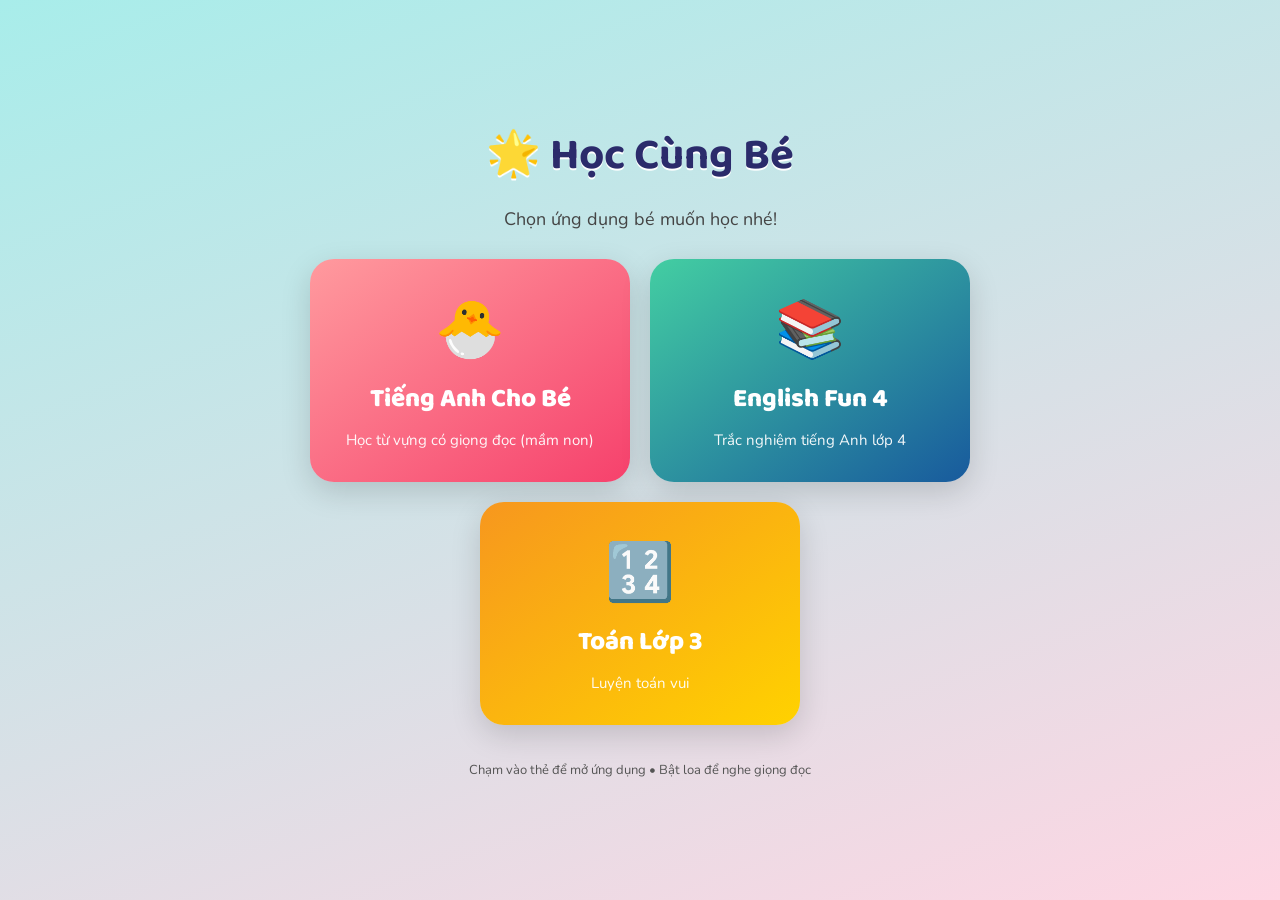
<file: index.html>
<!DOCTYPE html>
<html lang="vi">
<head>
  <meta charset="UTF-8">
  <meta name="viewport" content="width=device-width, initial-scale=1.0">
  <title>🌟 Học Cùng Bé — Tiếng Anh & Toán</title>
  <link rel="preconnect" href="https://fonts.googleapis.com">
  <link href="https://fonts.googleapis.com/css2?family=Baloo+2:wght@600;700;800&family=Nunito:wght@700;800&display=swap" rel="stylesheet">
  <style>
    * { box-sizing: border-box; margin: 0; padding: 0; }
    body {
      font-family: 'Nunito', system-ui, sans-serif;
      min-height: 100vh;
      display: flex; flex-direction: column;
      align-items: center; justify-content: center;
      gap: 28px; padding: 24px;
      background: linear-gradient(160deg, #a8edea 0%, #fed6e3 100%);
      text-align: center;
    }
    h1 {
      font-family: 'Baloo 2', sans-serif;
      font-size: clamp(28px, 6vw, 44px);
      color: #2b2b6b; text-shadow: 0 2px 0 #fff;
    }
    p.sub { color: #444; font-size: clamp(15px, 3.5vw, 18px); margin-top: -12px; }
    .cards { display: flex; flex-wrap: wrap; gap: 20px; justify-content: center; width: 100%; max-width: 720px; }
    a.card {
      flex: 1 1 260px; max-width: 320px;
      text-decoration: none; color: #fff;
      border-radius: 24px; padding: 32px 24px;
      box-shadow: 0 10px 30px rgba(0,0,0,.15);
      transition: transform .15s ease, box-shadow .15s ease;
      display: flex; flex-direction: column; align-items: center; gap: 10px;
    }
    a.card:active { transform: scale(.97); }
    a.card:hover { transform: translateY(-4px); box-shadow: 0 16px 40px rgba(0,0,0,.22); }
    .card .emoji { font-size: 56px; }
    .card .title { font-family: 'Baloo 2', sans-serif; font-size: 26px; font-weight: 800; }
    .card .desc { font-size: 15px; opacity: .95; }
    .en  { background: linear-gradient(145deg, #ff9a9e, #f6416c); }
    .en2 { background: linear-gradient(145deg, #43cea2, #185a9d); }
    .math{ background: linear-gradient(145deg, #f7971e, #ffd200); color:#5a3d00; }
    footer { color:#555; font-size:13px; margin-top:8px; }
  </style>
</head>
<body>
  <h1>🌟 Học Cùng Bé</h1>
  <p class="sub">Chọn ứng dụng bé muốn học nhé!</p>
  <div class="cards">
    <a class="card en" href="./english-app/index.html">
      <span class="emoji">🐣</span>
      <span class="title">Tiếng Anh Cho Bé</span>
      <span class="desc">Học từ vựng có giọng đọc (mầm non)</span>
    </a>
    <a class="card en2" href="./quiz.html">
      <span class="emoji">📚</span>
      <span class="title">English Fun 4</span>
      <span class="desc">Trắc nghiệm tiếng Anh lớp 4</span>
    </a>
    <a class="card math" href="./toan3.html">
      <span class="emoji">🔢</span>
      <span class="title">Toán Lớp 3</span>
      <span class="desc">Luyện toán vui</span>
    </a>
  </div>
  <footer>Chạm vào thẻ để mở ứng dụng • Bật loa để nghe giọng đọc</footer>
</body>
</html>
</file>
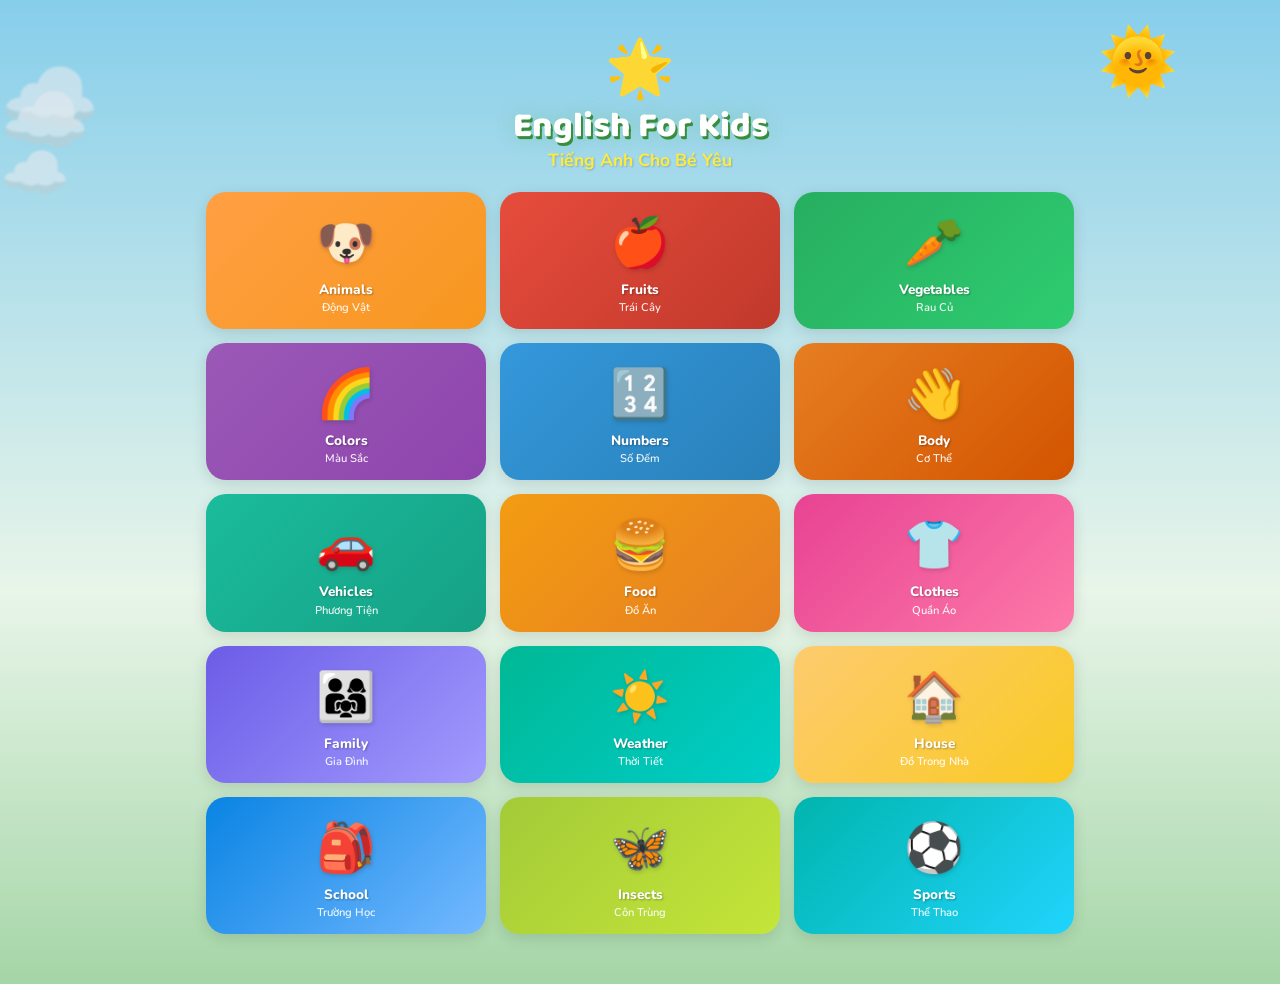
<file: english-app/index.html>
<!DOCTYPE html>
<html lang="vi">
<head>
    <meta charset="UTF-8">
    <meta name="viewport" content="width=device-width, initial-scale=1.0">
    <meta name="description" content="App học từ vựng tiếng Anh cho bé mầm non 4 tuổi">
    <title>🌟 English For Kids — Tiếng Anh Cho Bé</title>
    <link rel="preconnect" href="https://fonts.googleapis.com">
    <link rel="preconnect" href="https://fonts.gstatic.com" crossorigin>
    <link href="https://fonts.googleapis.com/css2?family=Baloo+2:wght@400;600;700;800&family=Nunito:wght@600;700;800;900&display=swap" rel="stylesheet">
    <link rel="stylesheet" href="styles.css">
</head>
<body>
    <div class="bg-decorations">
        <div class="cloud cloud-1">☁️</div>
        <div class="cloud cloud-2">☁️</div>
        <div class="cloud cloud-3">☁️</div>
        <div class="sun">🌞</div>
    </div>

    <div id="app">
        <!-- HOME SCREEN -->
        <section id="home-screen" class="screen active">
            <header class="app-header">
                <div class="logo-area">
                    <span class="logo-emoji">🌟</span>
                    <h1>English For Kids</h1>
                    <p class="subtitle">Tiếng Anh Cho Bé Yêu</p>
                </div>
            </header>
            <div class="topics-grid" id="topics-grid"></div>
        </section>

        <!-- TOPIC SCREEN -->
        <section id="topic-screen" class="screen">
            <header class="screen-header">
                <button class="btn-back" id="btn-back-home"><span>◀</span></button>
                <div class="screen-title">
                    <span class="screen-icon" id="topic-icon"></span>
                    <h2 id="topic-title"></h2>
                </div>
            </header>
            <div class="mode-selection">
                <h3 class="mode-heading">Chọn chế độ</h3>
                <div class="mode-cards">
                    <button class="mode-card mode-learn" id="btn-learn">
                        <div class="mode-icon">📖</div>
                        <div class="mode-label">HỌC</div>
                        <div class="mode-desc">Xem hình và học từ mới</div>
                    </button>
                    <button class="mode-card mode-play" id="btn-play">
                        <div class="mode-icon">🎮</div>
                        <div class="mode-label">CHƠI</div>
                        <div class="mode-desc">Trả lời câu hỏi thú vị</div>
                    </button>
                </div>
            </div>
        </section>

        <!-- LEARN SCREEN -->
        <section id="learn-screen" class="screen">
            <header class="screen-header">
                <button class="btn-back" id="btn-back-topic-learn"><span>◀</span></button>
                <div class="screen-title">
                    <span class="screen-icon" id="learn-icon"></span>
                    <h2 id="learn-title">Học từ mới</h2>
                </div>
                <div class="progress-info" id="learn-progress-info">1/10</div>
            </header>
            <div class="progress-bar-container">
                <div class="progress-bar" id="learn-progress-bar"></div>
            </div>
            <div class="flashcard-area">
                <div class="flashcard" id="flashcard">
                    <div class="flashcard-emoji" id="flashcard-emoji"></div>
                    <div class="flashcard-en" id="flashcard-en"></div>
                    <button class="btn-speak" id="btn-speak-learn" aria-label="Nghe phát âm">🔊</button>
                    <div class="flashcard-vi" id="flashcard-vi"></div>
                </div>
            </div>
            <div class="flashcard-nav">
                <button class="btn-nav btn-prev" id="btn-prev"><span>◀</span> Trước</button>
                <button class="btn-nav btn-next" id="btn-next">Sau <span>▶</span></button>
            </div>
        </section>

        <!-- PLAY SCREEN -->
        <section id="play-screen" class="screen">
            <header class="screen-header">
                <button class="btn-back" id="btn-back-topic-play"><span>◀</span></button>
                <div class="screen-title">
                    <span class="screen-icon" id="play-icon"></span>
                    <h2 id="play-title">Chơi nào!</h2>
                </div>
                <div class="score-display" id="score-display">⭐ <span id="score-value">0</span></div>
            </header>
            <div class="progress-bar-container">
                <div class="progress-bar" id="play-progress-bar"></div>
            </div>
            <div class="quiz-area">
                <div class="quiz-question">
                    <div class="quiz-emoji" id="quiz-emoji"></div>
                    <button class="btn-speak btn-speak-quiz" id="btn-speak-quiz" aria-label="Nghe phát âm">🔊 Nghe</button>
                    <div class="quiz-prompt">Đây là gì?</div>
                    <div class="quiz-prompt-sub">What is this?</div>
                </div>
                <div class="quiz-answers" id="quiz-answers"></div>
            </div>
            <div class="quiz-feedback hidden" id="quiz-feedback">
                <div class="feedback-icon" id="feedback-icon"></div>
                <div class="feedback-text" id="feedback-text"></div>
                <button class="btn-continue" id="btn-continue">Tiếp tục ▶</button>
            </div>
        </section>

        <!-- RESULT SCREEN -->
        <section id="result-screen" class="screen">
            <div class="result-content">
                <div class="result-stars" id="result-stars"></div>
                <h2 class="result-title" id="result-title">Giỏi lắm!</h2>
                <div class="result-score">
                    <span class="result-emoji">🏆</span>
                    <p id="result-score-text"></p>
                </div>
                <div class="result-message" id="result-message"></div>
                <div class="result-actions">
                    <button class="btn-result btn-replay" id="btn-replay">🔄 Chơi lại</button>
                    <button class="btn-result btn-home" id="btn-go-home">🏠 Về trang chủ</button>
                </div>
            </div>
            <div class="confetti-container" id="confetti-container"></div>
        </section>
    </div>

    <script src="data.js"></script>
    <script src="app.js"></script>
</body>
</html>
</file>
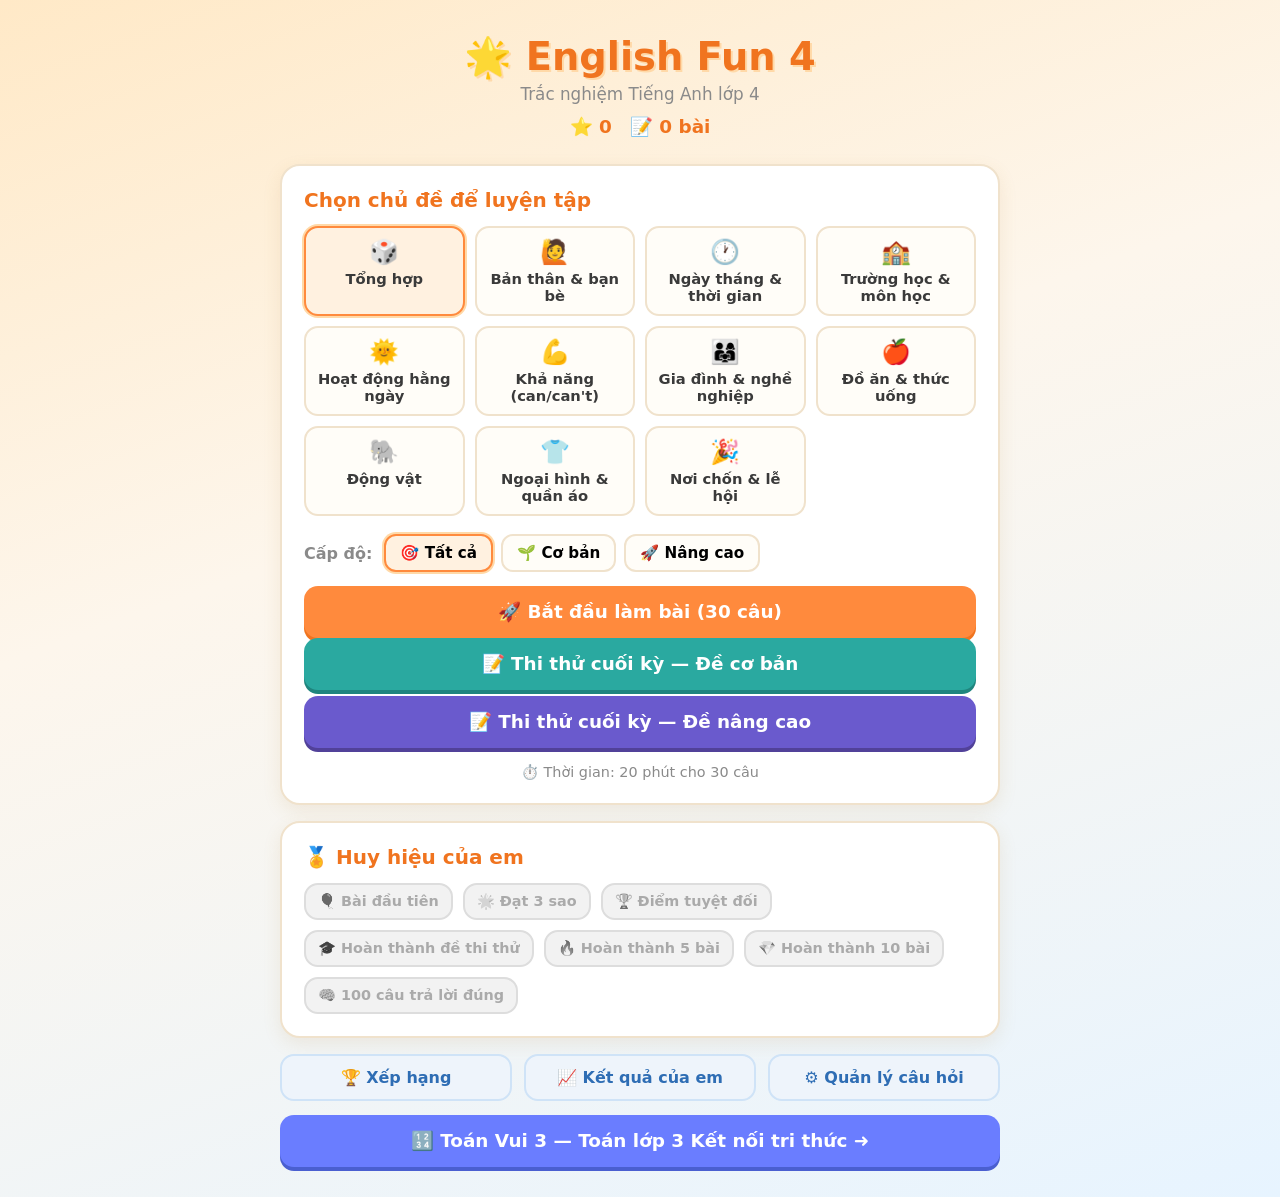
<file: quiz.html>
<!DOCTYPE html>
<html lang="vi">
<head>
<meta charset="UTF-8">
<meta name="viewport" content="width=device-width, initial-scale=1.0">
<title>English Fun 4 — Trắc nghiệm Tiếng Anh lớp 4</title>
<link rel="stylesheet" href="styles.css">
</head>
<body>

<!-- ===== MÀN HÌNH CHÍNH ===== -->
<div id="screen-home" class="screen active">
  <header class="home-header">
    <h1>🌟 English Fun 4</h1>
    <p class="subtitle">Trắc nghiệm Tiếng Anh lớp 4</p>
    <div class="star-bar">
      <span id="total-stars">⭐ 0</span>
      <span id="total-quizzes">📝 0 bài</span>
    </div>
  </header>

  <section class="card">
    <h2>Chọn chủ đề để luyện tập</h2>
    <div id="topic-grid" class="topic-grid"></div>
    <button id="btn-start" class="btn btn-big btn-primary">🚀 Bắt đầu làm bài (30 câu)</button>
    <p class="hint">⏱️ Thời gian: 20 phút cho 30 câu</p>
  </section>

  <section class="card badges-card">
    <h2>🏅 Huy hiệu của em</h2>
    <div id="badge-list" class="badge-list"></div>
  </section>

  <div class="home-actions">
    <button id="btn-progress" class="btn btn-secondary">📈 Kết quả của em</button>
    <button id="btn-admin" class="btn btn-secondary">⚙️ Quản lý câu hỏi</button>
  </div>

  <a class="btn btn-big btn-math-link" href="toan3.html">🔢 Toán Vui 3 — Toán lớp 3 Kết nối tri thức ➜</a>
</div>

<!-- ===== MÀN HÌNH LÀM BÀI ===== -->
<div id="screen-quiz" class="screen">
  <div class="quiz-topbar">
    <button id="btn-quit" class="btn btn-small btn-danger">✖ Thoát</button>
    <div id="quiz-progress" class="quiz-progress">Câu 1/30</div>
    <div id="quiz-timer" class="quiz-timer">20:00</div>
  </div>
  <div class="progress-track"><div id="progress-fill" class="progress-fill"></div></div>

  <div class="card quiz-card">
    <div class="question-row">
      <div id="question-text" class="question-text"></div>
      <button id="btn-speak" class="btn-speak" title="Nghe đọc">🔊</button>
    </div>
    <div id="options" class="options"></div>
    <div id="feedback" class="feedback"></div>
    <button id="btn-next" class="btn btn-big btn-primary hidden">Câu tiếp theo ➜</button>
  </div>
</div>

<!-- ===== MÀN HÌNH KẾT QUẢ ===== -->
<div id="screen-result" class="screen">
  <div class="card result-card">
    <h1 id="result-title">🎉 Hoàn thành!</h1>
    <div id="result-stars" class="result-stars"></div>
    <div id="result-score" class="result-score"></div>
    <div id="result-time" class="result-time"></div>
    <div id="new-badges" class="new-badges"></div>
    <div class="result-actions">
      <button id="btn-review" class="btn btn-secondary">🔍 Xem lại đáp án</button>
      <button id="btn-again" class="btn btn-primary">🔄 Làm bài mới</button>
      <button id="btn-home1" class="btn btn-secondary">🏠 Về trang chính</button>
    </div>
  </div>
  <div id="review-list" class="review-list hidden"></div>
</div>

<!-- ===== MÀN HÌNH TIẾN BỘ ===== -->
<div id="screen-progress" class="screen">
  <div class="card">
    <h2>📈 Kết quả của em</h2>
    <div id="progress-summary" class="progress-summary"></div>
    <h3>Lịch sử làm bài</h3>
    <div id="history-list" class="history-list"></div>
    <h3>❗ Những câu hay sai (để ôn lại)</h3>
    <div id="weak-list" class="weak-list"></div>
    <button id="btn-home2" class="btn btn-secondary">🏠 Về trang chính</button>
  </div>
</div>

<!-- ===== MÀN HÌNH QUẢN LÝ CÂU HỎI ===== -->
<div id="screen-admin" class="screen">
  <div class="card">
    <h2>⚙️ Quản lý câu hỏi (dành cho phụ huynh)</h2>
    <p class="hint">Câu hỏi anh/chị thêm sẽ được trộn cùng bộ câu hỏi có sẵn khi bé làm bài.</p>

    <form id="admin-form" class="admin-form">
      <label>Chủ đề
        <select id="f-topic"></select>
      </label>
      <label>Câu hỏi
        <input id="f-q" type="text" required placeholder="VD: I ___ a student.">
      </label>
      <div class="option-inputs">
        <label>Đáp án A <input id="f-o0" type="text" required></label>
        <label>Đáp án B <input id="f-o1" type="text" required></label>
        <label>Đáp án C <input id="f-o2" type="text" required></label>
        <label>Đáp án D <input id="f-o3" type="text" required></label>
      </div>
      <label>Đáp án đúng
        <select id="f-a">
          <option value="0">A</option><option value="1">B</option>
          <option value="2">C</option><option value="3">D</option>
        </select>
      </label>
      <label>Câu đọc loa (tiếng Anh, bỏ trống nếu không cần)
        <input id="f-s" type="text" placeholder="VD: I am a student.">
      </label>
      <button type="submit" class="btn btn-primary" id="f-submit">➕ Thêm câu hỏi</button>
      <button type="button" class="btn btn-secondary hidden" id="f-cancel">Huỷ sửa</button>
    </form>

    <h3>Câu hỏi đã thêm (<span id="custom-count">0</span>)</h3>
    <div id="custom-list" class="custom-list"></div>
    <button id="btn-home3" class="btn btn-secondary">🏠 Về trang chính</button>
  </div>
</div>

<script src="questions.js"></script>
<script src="app.js"></script>
</body>
</html>
</file>
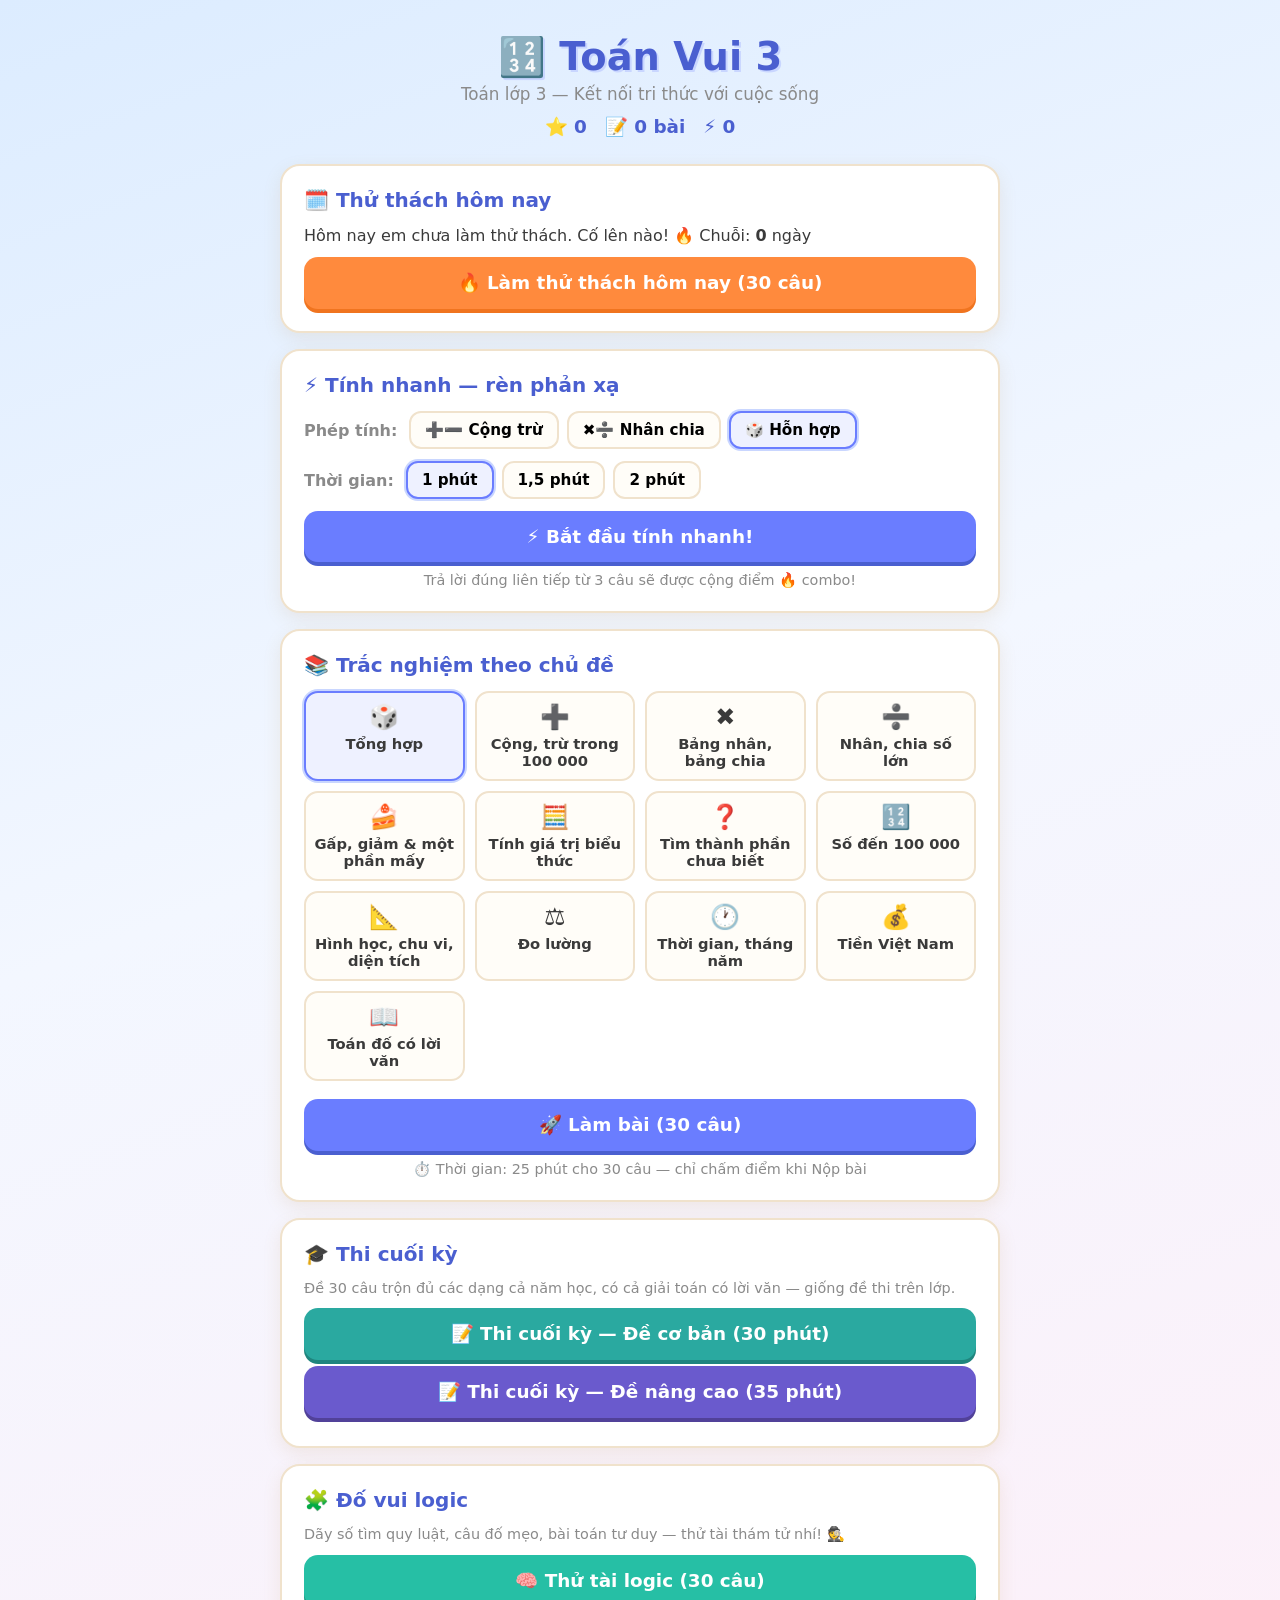
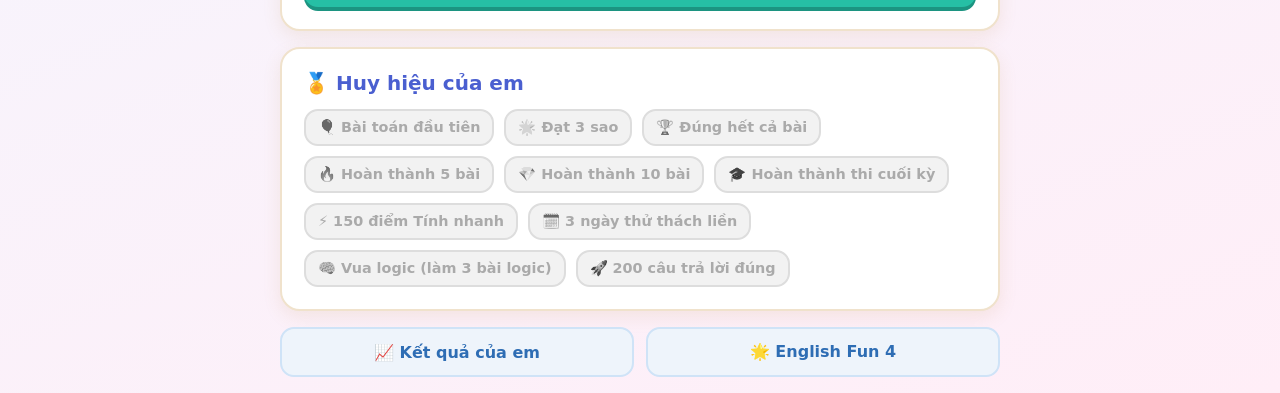
<file: toan3.html>
<!DOCTYPE html>
<html lang="vi">
<head>
<meta charset="UTF-8">
<meta name="viewport" content="width=device-width, initial-scale=1.0">
<title>Toán Vui 3 — Toán lớp 3 Kết nối tri thức</title>
<link rel="stylesheet" href="styles.css">
<link rel="stylesheet" href="toan3.css">
</head>
<body class="math-theme">

<!-- ===== MÀN HÌNH CHÍNH ===== -->
<div id="screen-home" class="screen active">
  <header class="home-header">
    <h1>🔢 Toán Vui 3</h1>
    <p class="subtitle">Toán lớp 3 — Kết nối tri thức với cuộc sống</p>
    <div class="star-bar">
      <span id="m-total-stars">⭐ 0</span>
      <span id="m-total-quizzes">📝 0 bài</span>
      <span id="m-best-drill">⚡ 0</span>
    </div>
  </header>

  <section class="card daily-card">
    <h2>🗓️ Thử thách hôm nay</h2>
    <p id="m-daily-status" class="daily-status"></p>
    <button id="m-btn-daily" class="btn btn-big btn-daily">🔥 Làm thử thách hôm nay (30 câu)</button>
  </section>

  <section class="card">
    <h2>⚡ Tính nhanh — rèn phản xạ</h2>
    <div class="chip-row">
      <span class="level-label">Phép tính:</span>
      <button class="op-chip" data-op="addsub">➕➖ Cộng trừ</button>
      <button class="op-chip" data-op="muldiv">✖️➗ Nhân chia</button>
      <button class="op-chip selected" data-op="mix">🎲 Hỗn hợp</button>
    </div>
    <div class="chip-row">
      <span class="level-label">Thời gian:</span>
      <button class="time-chip selected" data-secs="60">1 phút</button>
      <button class="time-chip" data-secs="90">1,5 phút</button>
      <button class="time-chip" data-secs="120">2 phút</button>
    </div>
    <button id="m-btn-drill" class="btn btn-big btn-primary">⚡ Bắt đầu tính nhanh!</button>
    <p class="hint">Trả lời đúng liên tiếp từ 3 câu sẽ được cộng điểm 🔥 combo!</p>
  </section>

  <section class="card">
    <h2>📚 Trắc nghiệm theo chủ đề</h2>
    <div id="m-topic-grid" class="topic-grid"></div>
    <button id="m-btn-topic" class="btn btn-big btn-primary">🚀 Làm bài (30 câu)</button>
    <p class="hint">⏱️ Thời gian: 25 phút cho 30 câu — chỉ chấm điểm khi Nộp bài</p>
  </section>

  <section class="card">
    <h2>🎓 Thi cuối kỳ</h2>
    <p class="hint" style="text-align:left; margin: 0 0 12px;">Đề 30 câu trộn đủ các dạng cả năm học, có cả giải toán có lời văn — giống đề thi trên lớp.</p>
    <button id="m-btn-exam-basic" class="btn btn-big btn-exam btn-exam-basic">📝 Thi cuối kỳ — Đề cơ bản (30 phút)</button>
    <button id="m-btn-exam-adv" class="btn btn-big btn-exam">📝 Thi cuối kỳ — Đề nâng cao (35 phút)</button>
  </section>

  <section class="card">
    <h2>🧩 Đố vui logic</h2>
    <p class="hint" style="text-align:left; margin: 0 0 12px;">Dãy số tìm quy luật, câu đố mẹo, bài toán tư duy — thử tài thám tử nhí! 🕵️</p>
    <button id="m-btn-logic" class="btn btn-big btn-logic">🧠 Thử tài logic (30 câu)</button>
  </section>

  <section class="card badges-card">
    <h2>🏅 Huy hiệu của em</h2>
    <div id="m-badge-list" class="badge-list"></div>
  </section>

  <div class="home-actions">
    <button id="m-btn-progress" class="btn btn-secondary">📈 Kết quả của em</button>
    <a class="btn btn-secondary btn-link" href="index.html">🌟 English Fun 4</a>
  </div>
</div>

<!-- ===== MÀN HÌNH LÀM BÀI (chủ đề / logic / hằng ngày / thi cuối kỳ) ===== -->
<div id="screen-quiz" class="screen">
  <div class="quiz-topbar">
    <button id="mq-quit" class="btn btn-small btn-danger">✖ Thoát</button>
    <div id="mq-progress" class="quiz-progress">Câu 1/30</div>
    <div id="mq-timer" class="quiz-timer">25:00</div>
  </div>
  <div class="progress-track"><div id="mq-fill" class="progress-fill"></div></div>
  <div id="mq-palette" class="palette"></div>
  <button id="mq-submit" class="btn-submit-top">📤 Nộp bài</button>

  <div class="card quiz-card">
    <div id="mq-label" class="quiz-mode-label"></div>
    <div id="mq-question" class="question-text math-question"></div>
    <div id="mq-options" class="options"></div>
    <div class="quiz-nav">
      <button id="mq-prev" class="btn btn-secondary">⬅ Câu trước</button>
      <button id="mq-next" class="btn btn-secondary">Tiếp tục ➜</button>
    </div>
  </div>
</div>

<!-- ===== MÀN HÌNH TÍNH NHANH ===== -->
<div id="screen-drill" class="screen">
  <div class="quiz-topbar">
    <button id="md-quit" class="btn btn-small btn-danger">✖ Thoát</button>
    <div id="md-streak" class="drill-streak"></div>
    <div id="md-score" class="quiz-progress">🏅 0</div>
    <div id="md-timer" class="quiz-timer">⏱ 60s</div>
  </div>
  <div class="progress-track"><div id="md-fill" class="progress-fill drill-fill"></div></div>

  <div class="card drill-card">
    <div id="md-question" class="drill-question">3 × 4 = ?</div>
    <div id="md-options" class="drill-options"></div>
  </div>
</div>

<!-- ===== KẾT QUẢ TÍNH NHANH ===== -->
<div id="screen-drillresult" class="screen">
  <div class="card result-card">
    <h1 id="mdr-title">⚡ Hết giờ!</h1>
    <div id="mdr-score" class="drill-final-score">0 điểm</div>
    <div id="mdr-detail" class="result-time"></div>
    <div id="mdr-badges" class="new-badges"></div>
    <div class="result-actions">
      <button id="mdr-again" class="btn btn-primary">🔄 Chơi lại</button>
      <button id="mdr-home" class="btn btn-secondary">🏠 Về trang chính</button>
    </div>
  </div>
</div>

<!-- ===== KẾT QUẢ TRẮC NGHIỆM ===== -->
<div id="screen-result" class="screen">
  <div class="card result-card">
    <h1 id="mr-title">🎉 Hoàn thành!</h1>
    <div id="mr-stars" class="result-stars"></div>
    <div id="mr-score" class="result-score"></div>
    <div id="mr-time" class="result-time"></div>
    <div id="mr-badges" class="new-badges"></div>
    <div class="result-actions">
      <button id="mr-again" class="btn btn-primary">🔄 Làm bài mới</button>
      <button id="mr-home" class="btn btn-secondary">🏠 Về trang chính</button>
    </div>
  </div>
  <div id="mr-review" class="review-list"></div>
</div>

<!-- ===== MÀN HÌNH TIẾN BỘ ===== -->
<div id="screen-progress" class="screen">
  <div class="card">
    <h2>📈 Kết quả của em</h2>
    <div id="mp-summary" class="progress-summary"></div>
    <h3>Lịch sử làm bài</h3>
    <div id="mp-history" class="history-list"></div>
    <h3>❗ Những câu hay sai (để ôn lại)</h3>
    <div id="mp-weak" class="weak-list"></div>
    <button id="mp-home" class="btn btn-secondary">🏠 Về trang chính</button>
  </div>
</div>

<script src="toan3-data.js"></script>
<script src="toan3-app.js"></script>
</body>
</html>
</file>
<file: english-app/styles.css>
/* ============================================
   ENGLISH FOR KIDS — Styles
   Theme: Nature & Fun (Green/Yellow/Orange)
   Target: 4-year-old preschooler
   ============================================ */

/* ---------- RESET & BASE ---------- */
*, *::before, *::after {
    margin: 0;
    padding: 0;
    box-sizing: border-box;
}

:root {
    --primary: #4CAF50;
    --primary-light: #81C784;
    --primary-dark: #388E3C;
    --accent: #FF9800;
    --accent-light: #FFB74D;
    --yellow: #FFEB3B;
    --yellow-light: #FFF9C4;
    --sky-top: #87CEEB;
    --sky-bottom: #E8F5E9;
    --white: #FFFFFF;
    --text-dark: #2E3A23;
    --text-medium: #5D6E4F;
    --shadow: rgba(0,0,0,0.12);
    --shadow-strong: rgba(0,0,0,0.2);
    --radius-sm: 12px;
    --radius-md: 20px;
    --radius-lg: 30px;
    --radius-xl: 40px;
    --font-main: 'Nunito', 'Baloo 2', sans-serif;
    --font-display: 'Baloo 2', 'Nunito', cursive;
}

html {
    font-size: 16px;
    -webkit-text-size-adjust: 100%;
}

body {
    font-family: var(--font-main);
    background: linear-gradient(180deg, var(--sky-top) 0%, var(--sky-bottom) 60%, #A5D6A7 100%);
    min-height: 100vh;
    overflow-x: hidden;
    color: var(--text-dark);
    position: relative;
}

/* ---------- BACKGROUND DECORATIONS ---------- */
.bg-decorations {
    position: fixed;
    inset: 0;
    pointer-events: none;
    z-index: 0;
    overflow: hidden;
}

.cloud {
    position: absolute;
    font-size: 4rem;
    opacity: 0.6;
    filter: blur(1px);
    animation: floatCloud linear infinite;
}

.cloud-1 { top: 5%; font-size: 5rem; animation-duration: 35s; animation-delay: 0s; }
.cloud-2 { top: 15%; font-size: 3.5rem; animation-duration: 45s; animation-delay: -10s; }
.cloud-3 { top: 8%; font-size: 4.5rem; animation-duration: 55s; animation-delay: -25s; }

@keyframes floatCloud {
    0% { transform: translateX(110vw); }
    100% { transform: translateX(-20vw); }
}

.sun {
    position: absolute;
    top: 2%;
    right: 8%;
    font-size: 4rem;
    animation: sunPulse 3s ease-in-out infinite;
}

@keyframes sunPulse {
    0%, 100% { transform: scale(1) rotate(0deg); }
    50% { transform: scale(1.1) rotate(10deg); }
}

/* ---------- APP CONTAINER ---------- */
#app {
    position: relative;
    z-index: 1;
    max-width: 900px;
    margin: 0 auto;
    padding: 10px 16px 40px;
    min-height: 100vh;
}

/* ---------- SCREEN MANAGEMENT ---------- */
.screen {
    display: none;
    animation: fadeSlideIn 0.4s ease-out;
}

.screen.active {
    display: block;
}

@keyframes fadeSlideIn {
    0% { opacity: 0; transform: translateY(20px); }
    100% { opacity: 1; transform: translateY(0); }
}

/* ---------- APP HEADER (HOME) ---------- */
.app-header {
    text-align: center;
    padding: 20px 0 10px;
}

.logo-emoji {
    font-size: 3.5rem;
    display: block;
    animation: bounce 2s ease-in-out infinite;
}

@keyframes bounce {
    0%, 100% { transform: translateY(0); }
    50% { transform: translateY(-10px); }
}

.app-header h1 {
    font-family: var(--font-display);
    font-size: 2.2rem;
    font-weight: 800;
    color: var(--white);
    text-shadow: 2px 3px 0 var(--primary-dark), 0 0 20px rgba(76,175,80,0.3);
    line-height: 1.1;
}

.subtitle {
    font-size: 1.1rem;
    font-weight: 700;
    color: var(--yellow);
    text-shadow: 1px 1px 2px rgba(0,0,0,0.2);
    margin-top: 2px;
}

/* ---------- TOPICS GRID ---------- */
.topics-grid {
    display: grid;
    grid-template-columns: repeat(3, 1fr);
    gap: 14px;
    padding: 10px 0;
}

.topic-card {
    border: none;
    border-radius: var(--radius-md);
    padding: 18px 8px 14px;
    text-align: center;
    cursor: pointer;
    position: relative;
    overflow: hidden;
    transition: transform 0.2s, box-shadow 0.2s;
    box-shadow: 0 4px 15px var(--shadow);
    font-family: var(--font-main);
}

.topic-card::before {
    content: '';
    position: absolute;
    inset: 0;
    background: rgba(255,255,255,0.15);
    opacity: 0;
    transition: opacity 0.2s;
}

.topic-card:hover, .topic-card:active {
    transform: scale(1.05) translateY(-3px);
    box-shadow: 0 8px 25px var(--shadow-strong);
}

.topic-card:hover::before, .topic-card:active::before {
    opacity: 1;
}

.topic-card-icon {
    font-size: 3rem;
    display: block;
    margin-bottom: 6px;
    filter: drop-shadow(1px 2px 2px rgba(0,0,0,0.15));
}

.topic-card-name {
    font-size: 0.85rem;
    font-weight: 800;
    color: var(--white);
    text-shadow: 1px 1px 2px rgba(0,0,0,0.3);
    line-height: 1.2;
}

.topic-card-name-vi {
    font-size: 0.7rem;
    font-weight: 600;
    color: rgba(255,255,255,0.9);
    margin-top: 2px;
}

/* ---------- BANNER IMAGE ---------- */
.topic-card-banner {
    position: absolute;
    inset: 0;
    z-index: -1;
    border-radius: var(--radius-md);
    overflow: hidden;
}

.topic-card-banner img {
    width: 100%;
    height: 100%;
    object-fit: cover;
    opacity: 0.3;
}

/* ---------- SCREEN HEADER ---------- */
.screen-header {
    display: flex;
    align-items: center;
    gap: 12px;
    padding: 12px 0;
    margin-bottom: 8px;
}

.btn-back {
    width: 44px;
    height: 44px;
    border-radius: 50%;
    border: none;
    background: var(--white);
    box-shadow: 0 2px 8px var(--shadow);
    font-size: 1.2rem;
    cursor: pointer;
    display: flex;
    align-items: center;
    justify-content: center;
    transition: transform 0.2s, background 0.2s;
    flex-shrink: 0;
}

.btn-back:hover, .btn-back:active {
    transform: scale(1.1);
    background: var(--yellow-light);
}

.screen-title {
    display: flex;
    align-items: center;
    gap: 8px;
    flex: 1;
}

.screen-icon {
    font-size: 1.8rem;
}

.screen-title h2 {
    font-family: var(--font-display);
    font-size: 1.4rem;
    font-weight: 800;
    color: var(--text-dark);
}

.progress-info {
    background: var(--accent);
    color: var(--white);
    font-weight: 800;
    padding: 6px 14px;
    border-radius: 20px;
    font-size: 0.9rem;
    box-shadow: 0 2px 8px rgba(255,152,0,0.3);
    flex-shrink: 0;
}

.score-display {
    background: linear-gradient(135deg, #FFD700, #FFA000);
    color: var(--white);
    font-weight: 800;
    padding: 6px 14px;
    border-radius: 20px;
    font-size: 1rem;
    box-shadow: 0 2px 8px rgba(255,152,0,0.3);
    flex-shrink: 0;
}

/* ---------- PROGRESS BAR ---------- */
.progress-bar-container {
    width: 100%;
    height: 10px;
    background: rgba(255,255,255,0.5);
    border-radius: 10px;
    overflow: hidden;
    margin-bottom: 16px;
    box-shadow: inset 0 1px 3px rgba(0,0,0,0.1);
}

.progress-bar {
    height: 100%;
    background: linear-gradient(90deg, var(--primary), var(--accent));
    border-radius: 10px;
    transition: width 0.4s ease;
    width: 10%;
}

/* ---------- MODE SELECTION ---------- */
.mode-selection {
    text-align: center;
    padding: 30px 0;
}

.mode-heading {
    font-family: var(--font-display);
    font-size: 1.6rem;
    color: var(--text-dark);
    margin-bottom: 24px;
}

.mode-cards {
    display: flex;
    gap: 20px;
    justify-content: center;
    flex-wrap: wrap;
}

.mode-card {
    border: none;
    border-radius: var(--radius-lg);
    padding: 30px 24px;
    width: 200px;
    cursor: pointer;
    font-family: var(--font-main);
    transition: transform 0.2s, box-shadow 0.2s;
    box-shadow: 0 6px 20px var(--shadow);
    position: relative;
    overflow: hidden;
}

.mode-card::after {
    content: '';
    position: absolute;
    inset: 0;
    background: rgba(255,255,255,0);
    transition: background 0.2s;
}

.mode-card:hover, .mode-card:active {
    transform: scale(1.05) translateY(-5px);
    box-shadow: 0 10px 30px var(--shadow-strong);
}

.mode-card:hover::after, .mode-card:active::after {
    background: rgba(255,255,255,0.1);
}

.mode-learn {
    background: linear-gradient(135deg, #43A047, #66BB6A);
    color: var(--white);
}

.mode-play {
    background: linear-gradient(135deg, #FB8C00, #FFB74D);
    color: var(--white);
}

.mode-icon {
    font-size: 3.5rem;
    margin-bottom: 10px;
}

.mode-label {
    font-family: var(--font-display);
    font-size: 1.6rem;
    font-weight: 800;
    text-shadow: 1px 2px 3px rgba(0,0,0,0.2);
}

.mode-desc {
    font-size: 0.85rem;
    font-weight: 600;
    opacity: 0.9;
    margin-top: 6px;
}

/* ---------- FLASHCARD ---------- */
.flashcard-area {
    display: flex;
    justify-content: center;
    padding: 10px 0 20px;
}

.flashcard {
    background: var(--white);
    border-radius: var(--radius-xl);
    padding: 30px 40px 24px;
    text-align: center;
    width: 100%;
    max-width: 380px;
    box-shadow: 0 8px 30px var(--shadow), 0 2px 8px rgba(76,175,80,0.15);
    border: 3px solid var(--primary-light);
    transition: transform 0.3s;
    animation: cardAppear 0.4s ease-out;
}

@keyframes cardAppear {
    0% { opacity: 0; transform: scale(0.8) rotateY(20deg); }
    100% { opacity: 1; transform: scale(1) rotateY(0); }
}

.flashcard-emoji {
    font-size: 7rem;
    line-height: 1.1;
    margin-bottom: 12px;
    filter: drop-shadow(2px 4px 6px rgba(0,0,0,0.15));
    animation: emojiPop 0.5s ease-out;
}

@keyframes emojiPop {
    0% { transform: scale(0); }
    60% { transform: scale(1.2); }
    100% { transform: scale(1); }
}

.flashcard-en {
    font-family: var(--font-display);
    font-size: 2.4rem;
    font-weight: 800;
    color: var(--primary-dark);
    margin-bottom: 6px;
}

/* ---------- SPEAK BUTTON ---------- */
.btn-speak {
    border: none;
    background: linear-gradient(135deg, #FF9800, #FFB74D);
    color: var(--white);
    font-size: 1.4rem;
    font-weight: 800;
    font-family: var(--font-main);
    padding: 10px 24px;
    border-radius: 50px;
    cursor: pointer;
    margin: 8px 0 12px;
    box-shadow: 0 4px 12px rgba(255,152,0,0.35);
    transition: transform 0.2s, box-shadow 0.2s;
    animation: speakPulse 2s ease-in-out infinite;
    display: inline-flex;
    align-items: center;
    gap: 6px;
}

.btn-speak:hover, .btn-speak:active {
    transform: scale(1.12);
    box-shadow: 0 6px 18px rgba(255,152,0,0.5);
    animation: none;
}

@keyframes speakPulse {
    0%, 100% { transform: scale(1); box-shadow: 0 4px 12px rgba(255,152,0,0.35); }
    50% { transform: scale(1.05); box-shadow: 0 6px 16px rgba(255,152,0,0.45); }
}

.btn-speak-quiz {
    font-size: 1.2rem;
    padding: 8px 20px;
    margin: 6px 0 8px;
}

.flashcard-vi {
    font-size: 1.3rem;
    font-weight: 700;
    color: var(--accent);
    background: var(--yellow-light);
    padding: 6px 20px;
    border-radius: 20px;
    display: inline-block;
}

/* ---------- FLASHCARD NAV ---------- */
.flashcard-nav {
    display: flex;
    justify-content: center;
    align-items: center;
    gap: 20px;
    padding: 10px 0;
}

.btn-nav {
    border: none;
    border-radius: var(--radius-lg);
    padding: 14px 28px;
    font-family: var(--font-main);
    font-size: 1.1rem;
    font-weight: 800;
    cursor: pointer;
    transition: transform 0.2s, box-shadow 0.2s;
    display: flex;
    align-items: center;
    gap: 8px;
    box-shadow: 0 4px 12px var(--shadow);
}

.btn-prev {
    background: linear-gradient(135deg, #78909C, #90A4AE);
    color: var(--white);
}

.btn-next {
    background: linear-gradient(135deg, var(--primary), var(--primary-light));
    color: var(--white);
}

.btn-nav:hover, .btn-nav:active {
    transform: scale(1.08);
    box-shadow: 0 6px 18px var(--shadow-strong);
}

/* ---------- QUIZ ---------- */
.quiz-area {
    text-align: center;
    padding: 10px 0;
}

.quiz-question {
    margin-bottom: 24px;
}

.quiz-emoji {
    font-size: 7rem;
    line-height: 1.1;
    margin-bottom: 10px;
    filter: drop-shadow(2px 4px 6px rgba(0,0,0,0.15));
    animation: emojiPop 0.5s ease-out;
}

.quiz-prompt {
    font-family: var(--font-display);
    font-size: 1.6rem;
    font-weight: 800;
    color: var(--text-dark);
}

.quiz-prompt-sub {
    font-size: 1rem;
    font-weight: 600;
    color: var(--text-medium);
    font-style: italic;
}

.quiz-answers {
    display: grid;
    grid-template-columns: 1fr 1fr;
    gap: 12px;
    max-width: 500px;
    margin: 0 auto;
}

.quiz-answer-btn {
    border: 3px solid transparent;
    border-radius: var(--radius-md);
    padding: 16px 12px;
    background: var(--white);
    font-family: var(--font-main);
    font-size: 1.1rem;
    font-weight: 700;
    color: var(--text-dark);
    cursor: pointer;
    transition: all 0.2s;
    box-shadow: 0 3px 10px var(--shadow);
    position: relative;
    overflow: hidden;
}

.quiz-answer-btn .answer-vi {
    display: block;
    font-size: 0.8rem;
    font-weight: 600;
    color: var(--text-medium);
    margin-top: 4px;
}

.quiz-answer-btn:hover {
    transform: scale(1.04);
    border-color: var(--accent-light);
    box-shadow: 0 5px 15px var(--shadow-strong);
}

.quiz-answer-btn:active {
    transform: scale(0.97);
}

.quiz-answer-btn.correct {
    background: linear-gradient(135deg, #43A047, #66BB6A);
    color: var(--white);
    border-color: #2E7D32;
    animation: correctPulse 0.5s ease;
}

.quiz-answer-btn.correct .answer-vi {
    color: rgba(255,255,255,0.9);
}

.quiz-answer-btn.wrong {
    background: linear-gradient(135deg, #EF5350, #E57373);
    color: var(--white);
    border-color: #C62828;
    animation: wrongShake 0.5s ease;
}

.quiz-answer-btn.wrong .answer-vi {
    color: rgba(255,255,255,0.9);
}

@keyframes correctPulse {
    0%, 100% { transform: scale(1); }
    50% { transform: scale(1.08); }
}

@keyframes wrongShake {
    0%, 100% { transform: translateX(0); }
    20% { transform: translateX(-8px); }
    40% { transform: translateX(8px); }
    60% { transform: translateX(-5px); }
    80% { transform: translateX(5px); }
}

/* ---------- QUIZ FEEDBACK ---------- */
.quiz-feedback {
    text-align: center;
    padding: 20px;
    margin-top: 16px;
    background: var(--white);
    border-radius: var(--radius-lg);
    box-shadow: 0 4px 15px var(--shadow);
    animation: fadeSlideIn 0.3s ease-out;
}

.quiz-feedback.hidden {
    display: none;
}

.feedback-icon {
    font-size: 3rem;
    margin-bottom: 6px;
}

.feedback-text {
    font-family: var(--font-display);
    font-size: 1.3rem;
    font-weight: 700;
    margin-bottom: 12px;
}

.btn-continue {
    border: none;
    border-radius: var(--radius-md);
    padding: 12px 32px;
    background: linear-gradient(135deg, var(--primary), var(--primary-light));
    color: var(--white);
    font-family: var(--font-main);
    font-size: 1.1rem;
    font-weight: 800;
    cursor: pointer;
    transition: transform 0.2s;
    box-shadow: 0 3px 10px rgba(76,175,80,0.3);
}

.btn-continue:hover, .btn-continue:active {
    transform: scale(1.06);
}

/* ---------- RESULT SCREEN ---------- */
.result-content {
    text-align: center;
    padding: 40px 20px;
    position: relative;
    z-index: 2;
}

.result-stars {
    font-size: 3rem;
    margin-bottom: 10px;
    animation: bounce 1.5s ease-in-out infinite;
}

.result-title {
    font-family: var(--font-display);
    font-size: 2.2rem;
    font-weight: 800;
    color: var(--primary-dark);
    margin-bottom: 16px;
}

.result-emoji {
    font-size: 4rem;
    display: block;
    margin-bottom: 8px;
}

#result-score-text {
    font-size: 1.3rem;
    font-weight: 700;
    color: var(--text-dark);
    margin-bottom: 16px;
}

.result-message {
    font-size: 1.1rem;
    color: var(--text-medium);
    margin-bottom: 30px;
    font-weight: 600;
}

.result-actions {
    display: flex;
    gap: 16px;
    justify-content: center;
    flex-wrap: wrap;
}

.btn-result {
    border: none;
    border-radius: var(--radius-lg);
    padding: 16px 28px;
    font-family: var(--font-main);
    font-size: 1.1rem;
    font-weight: 800;
    cursor: pointer;
    transition: transform 0.2s, box-shadow 0.2s;
    box-shadow: 0 4px 15px var(--shadow);
}

.btn-result:hover, .btn-result:active {
    transform: scale(1.06) translateY(-2px);
    box-shadow: 0 6px 20px var(--shadow-strong);
}

.btn-replay {
    background: linear-gradient(135deg, var(--accent), var(--accent-light));
    color: var(--white);
}

.btn-home {
    background: linear-gradient(135deg, var(--primary), var(--primary-light));
    color: var(--white);
}

/* ---------- CONFETTI ---------- */
.confetti-container {
    position: fixed;
    inset: 0;
    pointer-events: none;
    z-index: 100;
    overflow: hidden;
}

.confetti-piece {
    position: absolute;
    width: 12px;
    height: 12px;
    top: -20px;
    border-radius: 3px;
    animation: confettiFall linear forwards;
}

@keyframes confettiFall {
    0% { transform: translateY(0) rotate(0deg); opacity: 1; }
    100% { transform: translateY(100vh) rotate(720deg); opacity: 0; }
}

/* ---------- STAR BURST (correct answer) ---------- */
.star-burst {
    position: fixed;
    font-size: 2rem;
    pointer-events: none;
    z-index: 99;
    animation: starFloat 1s ease-out forwards;
}

@keyframes starFloat {
    0% { opacity: 1; transform: scale(0.5) translateY(0); }
    100% { opacity: 0; transform: scale(1.5) translateY(-80px); }
}

/* ---------- RESPONSIVE ---------- */
@media (max-width: 600px) {
    .topics-grid {
        grid-template-columns: repeat(3, 1fr);
        gap: 10px;
    }

    .topic-card { padding: 14px 6px 10px; }
    .topic-card-icon { font-size: 2.4rem; }
    .topic-card-name { font-size: 0.75rem; }

    .app-header h1 { font-size: 1.8rem; }
    .subtitle { font-size: 0.95rem; }

    .mode-card { width: 160px; padding: 24px 16px; }
    .mode-icon { font-size: 2.8rem; }
    .mode-label { font-size: 1.3rem; }

    .flashcard { padding: 24px 20px 18px; }
    .flashcard-emoji { font-size: 5rem; }
    .flashcard-en { font-size: 2rem; }
    .flashcard-vi { font-size: 1.1rem; }

    .quiz-emoji { font-size: 5rem; }
    .quiz-answers { gap: 10px; }
    .quiz-answer-btn { padding: 14px 10px; font-size: 1rem; }
}

@media (max-width: 380px) {
    .topics-grid {
        grid-template-columns: repeat(2, 1fr);
    }

    .mode-cards { flex-direction: column; align-items: center; }
}
</file>
<file: styles.css>
* { box-sizing: border-box; margin: 0; padding: 0; }

:root {
  --primary: #ff8a3d;
  --primary-dark: #f0741f;
  --blue: #4aa3ff;
  --green: #3ecf6e;
  --red: #ff5b5b;
  --bg: #fdf6ec;
  --card: #ffffff;
  --text: #3a3a3a;
  --muted: #8a8a8a;
  --border: #f0e2cc;
}

body {
  font-family: "Segoe UI", "Comic Sans MS", system-ui, sans-serif;
  background: linear-gradient(160deg, #ffe9c7 0%, #fdf6ec 40%, #e7f4ff 100%);
  min-height: 100vh;
  color: var(--text);
  padding: 16px;
}

.screen { display: none; max-width: 720px; margin: 0 auto; }
.screen.active { display: block; }
.hidden { display: none !important; }

/* ---------- Trang chính ---------- */
.home-header { text-align: center; padding: 18px 0 10px; }
.home-header h1 { font-size: 2.4rem; color: var(--primary-dark); text-shadow: 2px 2px 0 #ffd9a8; }
.subtitle { color: var(--muted); font-size: 1.05rem; margin-top: 4px; }
.star-bar {
  display: flex; justify-content: center; gap: 18px; margin-top: 12px;
  font-size: 1.15rem; font-weight: 700; color: var(--primary-dark);
}

.card {
  background: var(--card);
  border-radius: 20px;
  border: 2px solid var(--border);
  box-shadow: 0 6px 18px rgba(180, 130, 60, .12);
  padding: 22px;
  margin: 16px 0;
}
.card h2 { font-size: 1.25rem; margin-bottom: 14px; color: var(--primary-dark); }
.card h3 { margin: 18px 0 10px; font-size: 1.05rem; }

.topic-grid {
  display: grid; grid-template-columns: repeat(auto-fill, minmax(150px, 1fr));
  gap: 10px; margin-bottom: 18px;
}
.topic-chip {
  border: 2px solid var(--border); border-radius: 14px;
  padding: 10px 8px; text-align: center; cursor: pointer;
  background: #fffdf8; font-size: .92rem; font-weight: 600;
  transition: all .15s;
  user-select: none;
}
.topic-chip .icon { font-size: 1.5rem; display: block; margin-bottom: 4px; }
.topic-chip:hover { transform: translateY(-2px); }
.topic-chip.selected { border-color: var(--primary); background: #fff1e0; box-shadow: 0 0 0 2px #ffd9a8; }

.btn {
  border: none; border-radius: 14px; cursor: pointer;
  font-family: inherit; font-weight: 700; font-size: 1rem;
  padding: 12px 20px; transition: transform .1s, box-shadow .1s;
}
.btn:active { transform: scale(.97); }
.btn-big { width: 100%; font-size: 1.15rem; padding: 15px; }
.btn-primary { background: var(--primary); color: #fff; box-shadow: 0 4px 0 var(--primary-dark); }
.btn-primary:hover { background: var(--primary-dark); }
.btn-secondary { background: #eef4fb; color: #2e6db4; border: 2px solid #cfe3f7; }
.btn-danger { background: var(--red); color: #fff; }
.btn-small { padding: 8px 14px; font-size: .9rem; }

.hint { text-align: center; color: var(--muted); font-size: .9rem; margin-top: 10px; }
.home-actions { display: flex; gap: 12px; }
.home-actions .btn { flex: 1; }

.badge-list { display: flex; flex-wrap: wrap; gap: 10px; }
.badge {
  border-radius: 14px; padding: 8px 12px; font-size: .9rem; font-weight: 600;
  background: #fff7e0; border: 2px solid #ffe1a1;
}
.badge.locked { background: #f2f2f2; border-color: #ddd; color: #aaa; filter: grayscale(1); }

/* ---------- Làm bài ---------- */
.quiz-topbar {
  display: flex; align-items: center; justify-content: space-between;
  padding: 8px 0;
}
.quiz-progress { font-weight: 800; font-size: 1.1rem; color: var(--primary-dark); }
.quiz-timer {
  font-weight: 800; font-size: 1.25rem; background: #fff; padding: 6px 14px;
  border-radius: 12px; border: 2px solid var(--border); color: #2e6db4;
  font-variant-numeric: tabular-nums;
}
.quiz-timer.warning { color: var(--red); border-color: var(--red); animation: blink 1s infinite; }
@keyframes blink { 50% { opacity: .5; } }

.progress-track { height: 10px; background: #f0e6d5; border-radius: 6px; overflow: hidden; }
.progress-fill { height: 100%; width: 0; background: linear-gradient(90deg, var(--primary), #ffb46e); transition: width .3s; }

.quiz-card { margin-top: 14px; }
.question-row { display: flex; gap: 10px; align-items: flex-start; margin-bottom: 18px; }
.question-text { font-size: 1.3rem; font-weight: 700; flex: 1; line-height: 1.5; }
.btn-speak {
  border: 2px solid #cfe3f7; background: #eef4fb; border-radius: 50%;
  width: 48px; height: 48px; font-size: 1.3rem; cursor: pointer; flex-shrink: 0;
  transition: transform .1s;
}
.btn-speak:hover { transform: scale(1.1); }

.options { display: grid; gap: 10px; }
.option {
  border: 2px solid var(--border); border-radius: 14px; background: #fffdf8;
  padding: 13px 16px; font-size: 1.1rem; font-weight: 600; cursor: pointer;
  text-align: left; display: flex; gap: 10px; align-items: center;
  transition: all .12s; font-family: inherit;
}
.option:hover:not(:disabled) { border-color: var(--blue); background: #f2f8ff; }
.option .letter {
  background: #ffe9cf; color: var(--primary-dark); font-weight: 800;
  width: 30px; height: 30px; border-radius: 50%; display: inline-flex;
  align-items: center; justify-content: center; flex-shrink: 0;
}
.option.selected { border-color: var(--blue); background: #eaf4ff; box-shadow: 0 0 0 2px #bcdcff; }
.option.selected .letter { background: var(--blue); color: #fff; }
.option.correct { border-color: var(--green); background: #e9fbef; }
.option.correct .letter { background: var(--green); color: #fff; }
.option.wrong { border-color: var(--red); background: #ffecec; }
.option.wrong .letter { background: var(--red); color: #fff; }
.option:disabled { cursor: default; opacity: .85; }

.feedback { text-align: center; font-size: 1.2rem; font-weight: 800; min-height: 34px; margin: 14px 0 6px; }
.feedback.good { color: var(--green); animation: pop .3s; }
.feedback.bad { color: var(--red); }
@keyframes pop { 0% { transform: scale(.6); } 70% { transform: scale(1.15); } 100% { transform: scale(1); } }

/* ---------- Kết quả ---------- */
.result-card { text-align: center; }
.result-stars { font-size: 3rem; margin: 12px 0; letter-spacing: 6px; }
.result-score { font-size: 1.5rem; font-weight: 800; color: var(--primary-dark); }
.result-time { color: var(--muted); margin-top: 6px; }
.new-badges { margin-top: 14px; font-weight: 700; color: #b8860b; }
.result-actions { display: flex; flex-direction: column; gap: 10px; margin-top: 20px; }

.review-list .review-item {
  background: #fff; border-radius: 14px; border: 2px solid var(--border);
  padding: 14px; margin: 10px 0;
}
.review-item.wrong-item { border-color: #ffc9c9; }
.review-item .rq { font-weight: 700; margin-bottom: 6px; }
.review-item .ra { font-size: .95rem; }
.review-item .good-ans { color: var(--green); font-weight: 700; }
.review-item .bad-ans { color: var(--red); font-weight: 700; text-decoration: line-through; }

/* ---------- Tiến bộ ---------- */
.progress-summary { display: flex; gap: 12px; flex-wrap: wrap; margin-bottom: 8px; }
.stat-box {
  flex: 1; min-width: 130px; background: #fff7e8; border: 2px solid #ffe1b0;
  border-radius: 14px; padding: 12px; text-align: center;
}
.stat-box .num { font-size: 1.5rem; font-weight: 800; color: var(--primary-dark); }
.stat-box .lbl { font-size: .85rem; color: var(--muted); }

.history-list .history-item {
  display: flex; justify-content: space-between; align-items: center;
  padding: 10px 12px; border-bottom: 1px dashed var(--border); font-size: .95rem;
}
.history-item .h-score { font-weight: 800; color: var(--primary-dark); }
.weak-list .weak-item { padding: 8px 12px; border-bottom: 1px dashed var(--border); font-size: .95rem; }
.weak-item .w-count { color: var(--red); font-weight: 700; }
.empty-note { color: var(--muted); font-style: italic; padding: 8px 0; }

/* ---------- Quản lý câu hỏi ---------- */
.admin-form { display: grid; gap: 12px; margin-bottom: 10px; }
.admin-form label { display: flex; flex-direction: column; gap: 5px; font-weight: 600; font-size: .95rem; }
.admin-form input, .admin-form select {
  padding: 10px 12px; border: 2px solid var(--border); border-radius: 10px;
  font-family: inherit; font-size: 1rem;
}
.admin-form input:focus, .admin-form select:focus { outline: none; border-color: var(--blue); }
.option-inputs { display: grid; grid-template-columns: 1fr 1fr; gap: 10px; }

.custom-list .custom-item {
  display: flex; justify-content: space-between; align-items: center; gap: 10px;
  padding: 10px 12px; border-bottom: 1px dashed var(--border); font-size: .95rem;
}
.custom-item .ci-text { flex: 1; }
.custom-item .ci-actions { display: flex; gap: 6px; flex-shrink: 0; }

/* ---------- Chọn cấp độ + nút thi thử (trang chính) ---------- */
.level-row { display: flex; align-items: center; flex-wrap: wrap; gap: 8px; margin-bottom: 14px; }
.level-label { font-weight: 700; color: var(--muted); margin-right: 4px; }
.level-chip {
  border: 2px solid var(--border); border-radius: 12px; background: #fffdf8;
  padding: 8px 14px; font-weight: 700; font-size: .95rem; cursor: pointer;
  font-family: inherit; transition: all .12s;
}
.level-chip:hover { transform: translateY(-2px); }
.level-chip.selected { border-color: var(--primary); background: #fff1e0; box-shadow: 0 0 0 2px #ffd9a8; }
.btn-exam {
  background: #6a5acd; color: #fff; box-shadow: 0 4px 0 #514199; margin-bottom: 6px;
}
.btn-exam:hover { background: #514199; }
.btn-exam-basic { background: #2aa9a0; box-shadow: 0 4px 0 #1f857e; }
.btn-exam-basic:hover { background: #1f857e; }

/* ---------- Đoạn văn đọc hiểu / câu tìm lỗi ---------- */
.context-box {
  background: #f2f8ff; border: 2px solid #cfe3f7; border-radius: 12px;
  padding: 12px 14px; font-size: 1.05rem; line-height: 1.6; margin-bottom: 12px;
  font-weight: 600; color: #2c3e55;
}
.context-box.reading-box { font-weight: 500; text-align: left; }
.q-line { font-size: 1.25rem; font-weight: 700; }

/* ---------- Viết lại câu ---------- */
.transform-orig {
  background: #fff7e8; border: 2px solid #ffe1b0; border-radius: 12px;
  padding: 12px 14px; font-size: 1.15rem; font-weight: 700; text-align: center;
}
.transform-given { text-align: center; color: var(--muted); font-weight: 600; }

/* ---------- Bảng ô số câu hỏi ---------- */
.palette {
  display: grid; grid-template-columns: repeat(10, 1fr); gap: 6px;
  margin-top: 10px;
}
.pal-num {
  border: 2px solid var(--border); border-radius: 10px; background: #fff;
  padding: 7px 0; font-weight: 800; font-size: .95rem; cursor: pointer;
  font-family: inherit; color: var(--muted); transition: all .12s;
}
.pal-num:hover { border-color: var(--blue); }
.pal-num.done { background: var(--green); border-color: var(--green); color: #fff; }
.pal-num.current { outline: 3px solid var(--primary); outline-offset: 1px; color: var(--primary-dark); }
.pal-num.done.current { color: #fff; }

.quiz-nav { display: flex; gap: 10px; margin-top: 10px; }
.quiz-nav .btn { flex: 1; }
.btn-submit-top {
  width: 100%; margin: 4px 0 12px; background: var(--green); color: #fff;
  box-shadow: 0 4px 0 #2fae5a; font-weight: 800; font-size: 1.05rem;
  padding: 12px; border-radius: 14px; border: none; cursor: pointer;
  font-family: inherit;
}
.btn-submit-top:hover { background: #2fae5a; }
.btn-submit-top:active { transform: scale(.98); }

/* Bảng xếp hạng */
.lb-list { display: grid; gap: 8px; margin: 10px 0 16px; }
.lb-item {
  display: flex; align-items: center; gap: 10px; padding: 10px 12px;
  border: 2px solid var(--border); border-radius: 12px; background: #fffdf8;
}
.lb-item.lb-top { background: #fff7e0; border-color: #ffe1a1; }
.lb-rank { font-size: 1.3rem; font-weight: 800; width: 34px; text-align: center; flex-shrink: 0; }
.lb-main { flex: 1; font-size: .98rem; }
.lb-lvl { color: var(--muted); font-size: .85rem; }
.lb-date { color: var(--muted); font-size: .82rem; flex-shrink: 0; }

.review-title { margin: 18px 0 4px; color: var(--primary-dark); }
.explain { color: #7a5c00; }

/* ---------- Dạng nhìn hình viết từ ---------- */
.task-area { display: grid; gap: 14px; }
.spell-img { font-size: 5.5rem; text-align: center; line-height: 1.2; }
.spell-input {
  padding: 14px 16px; font-size: 1.3rem; font-weight: 700; text-align: center;
  border: 3px solid var(--border); border-radius: 14px; font-family: inherit;
}
.spell-input:focus { outline: none; border-color: var(--blue); }
.spell-input.input-correct { border-color: var(--green); background: #e9fbef; }
.spell-input.input-wrong { border-color: var(--red); background: #ffecec; }

/* ---------- Dạng sắp xếp từ thành câu ---------- */
.ro-answer {
  min-height: 62px; border: 3px dashed #cfe3f7; border-radius: 14px;
  padding: 10px; display: flex; flex-wrap: wrap; gap: 8px; align-items: center;
  background: #f7fbff;
}
.ro-hint { color: var(--muted); font-size: .95rem; }
.ro-pool { display: flex; flex-wrap: wrap; gap: 8px; justify-content: center; }
.word-chip {
  border: 2px solid var(--border); border-radius: 12px; background: #fffdf8;
  padding: 10px 14px; font-size: 1.1rem; font-weight: 700; cursor: pointer;
  font-family: inherit; transition: all .12s;
}
.word-chip:hover { border-color: var(--blue); transform: translateY(-2px); }
.word-chip.placed { background: #eef4fb; border-color: #cfe3f7; color: #2e6db4; }

/* ---------- Dạng nối hình với từ ---------- */
.match-grid { display: grid; grid-template-columns: 1fr 1fr; gap: 14px; }
.match-col { display: grid; gap: 10px; }
.match-item {
  border: 3px solid var(--border); border-radius: 14px; background: #fffdf8;
  padding: 10px; cursor: pointer; font-family: inherit; font-weight: 700;
  transition: all .12s; min-height: 62px;
}
.match-img { font-size: 2.2rem; }
.match-word { font-size: 1.15rem; }
.match-item:hover:not(:disabled) { border-color: var(--blue); }
.match-item.selecting { border-color: var(--primary); background: #fff1e0; box-shadow: 0 0 0 3px #ffd9a8; }
.match-item.pair-0 { border-color: #4aa3ff; background: #eaf4ff; }
.match-item.pair-1 { border-color: #b487f5; background: #f4edff; }
.match-item.pair-2 { border-color: #ffa726; background: #fff4e0; }
.match-item.pair-3 { border-color: #26bfa5; background: #e5faf6; }
.match-item.correct { border-color: var(--green); background: #e9fbef; }
.match-item.wrong { border-color: var(--red); background: #ffecec; }
.match-item:disabled { cursor: default; }

/* ---------- Nút sang app Toán ---------- */
.btn-math-link {
  display: block; text-align: center; text-decoration: none; margin: 14px 0;
  background: #6a7dff; color: #fff; box-shadow: 0 4px 0 #4a5fd0;
}
.btn-math-link:hover { background: #4a5fd0; }

@media (max-width: 520px) {
  .home-header h1 { font-size: 1.8rem; }
  .option-inputs { grid-template-columns: 1fr; }
  .topic-grid { grid-template-columns: repeat(2, 1fr); }
}
</file>
<file: toan3.css>
/* ===== Toán Vui 3 — CSS bổ sung (dùng chung styles.css) ===== */

body.math-theme {
  background: linear-gradient(160deg, #dcecff 0%, #f3f7ff 40%, #ffeef7 100%);
}
.math-theme .home-header h1 { color: #4a5fd0; text-shadow: 2px 2px 0 #c9d6ff; }
.math-theme .star-bar { color: #4a5fd0; }
.math-theme .card h2 { color: #4a5fd0; }
.math-theme .quiz-progress { color: #4a5fd0; }
.math-theme .topic-chip.selected { border-color: #6a7dff; background: #eef1ff; box-shadow: 0 0 0 2px #c9d6ff; }
.math-theme .btn-primary { background: #6a7dff; box-shadow: 0 4px 0 #4a5fd0; }
.math-theme .btn-primary:hover { background: #4a5fd0; }
.math-theme .progress-fill { background: linear-gradient(90deg, #6a7dff, #9db1ff); }

.btn-daily { background: #ff8a3d; color: #fff; box-shadow: 0 4px 0 #f0741f; }
.btn-daily:hover { background: #f0741f; }
.btn-logic { background: #26bfa5; color: #fff; box-shadow: 0 4px 0 #1c9481; }
.btn-logic:hover { background: #1c9481; }
.btn-link { display: block; text-align: center; text-decoration: none; line-height: 1.4; }

.daily-status { margin-bottom: 12px; font-size: 1rem; }

.chip-row { display: flex; align-items: center; flex-wrap: wrap; gap: 8px; margin-bottom: 12px; }
.op-chip, .time-chip {
  border: 2px solid var(--border); border-radius: 12px; background: #fffdf8;
  padding: 8px 14px; font-weight: 700; font-size: .95rem; cursor: pointer;
  font-family: inherit; transition: all .12s;
}
.op-chip:hover, .time-chip:hover { transform: translateY(-2px); }
.op-chip.selected, .time-chip.selected {
  border-color: #6a7dff; background: #eef1ff; box-shadow: 0 0 0 2px #c9d6ff;
}

.quiz-mode-label {
  text-align: center; font-weight: 700; color: var(--muted);
  font-size: .95rem; margin-bottom: 10px;
}

/* Câu hỏi toán */
.math-question { margin-bottom: 18px; text-align: center; }
.math-question .q-line { margin-top: 8px; }
.clock-svg { display: block; margin: 0 auto 6px; }

/* Tính nhanh */
.drill-card { margin-top: 14px; text-align: center; }
.drill-question {
  font-size: 3rem; font-weight: 800; color: #2c3e55;
  padding: 22px 0 28px; font-variant-numeric: tabular-nums;
}
.drill-options { display: grid; grid-template-columns: 1fr 1fr; gap: 12px; }
.drill-option {
  border: 3px solid var(--border); border-radius: 16px; background: #fffdf8;
  padding: 20px 10px; font-size: 1.7rem; font-weight: 800; cursor: pointer;
  font-family: inherit; transition: all .1s; color: #2c3e55;
  font-variant-numeric: tabular-nums;
}
.drill-option:hover:not(:disabled) { border-color: #6a7dff; background: #eef1ff; transform: translateY(-2px); }
.drill-option:active { transform: scale(.96); }
.drill-option.correct { border-color: var(--green); background: #e9fbef; }
.drill-option.wrong { border-color: var(--red); background: #ffecec; animation: shake .3s; }
.drill-option:disabled { cursor: default; }
@keyframes shake {
  0%, 100% { transform: translateX(0); }
  25% { transform: translateX(-6px); }
  75% { transform: translateX(6px); }
}
.drill-streak { font-size: 1.2rem; font-weight: 800; color: #ff5d2e; min-width: 52px; text-align: center; }
.drill-fill { background: linear-gradient(90deg, #3ecf6e, #a5e8bd); }
.drill-final-score { font-size: 2.6rem; font-weight: 800; color: #4a5fd0; margin: 10px 0; }

@media (max-width: 520px) {
  .drill-question { font-size: 2.3rem; }
  .drill-option { font-size: 1.4rem; padding: 16px 8px; }
}
</file>
